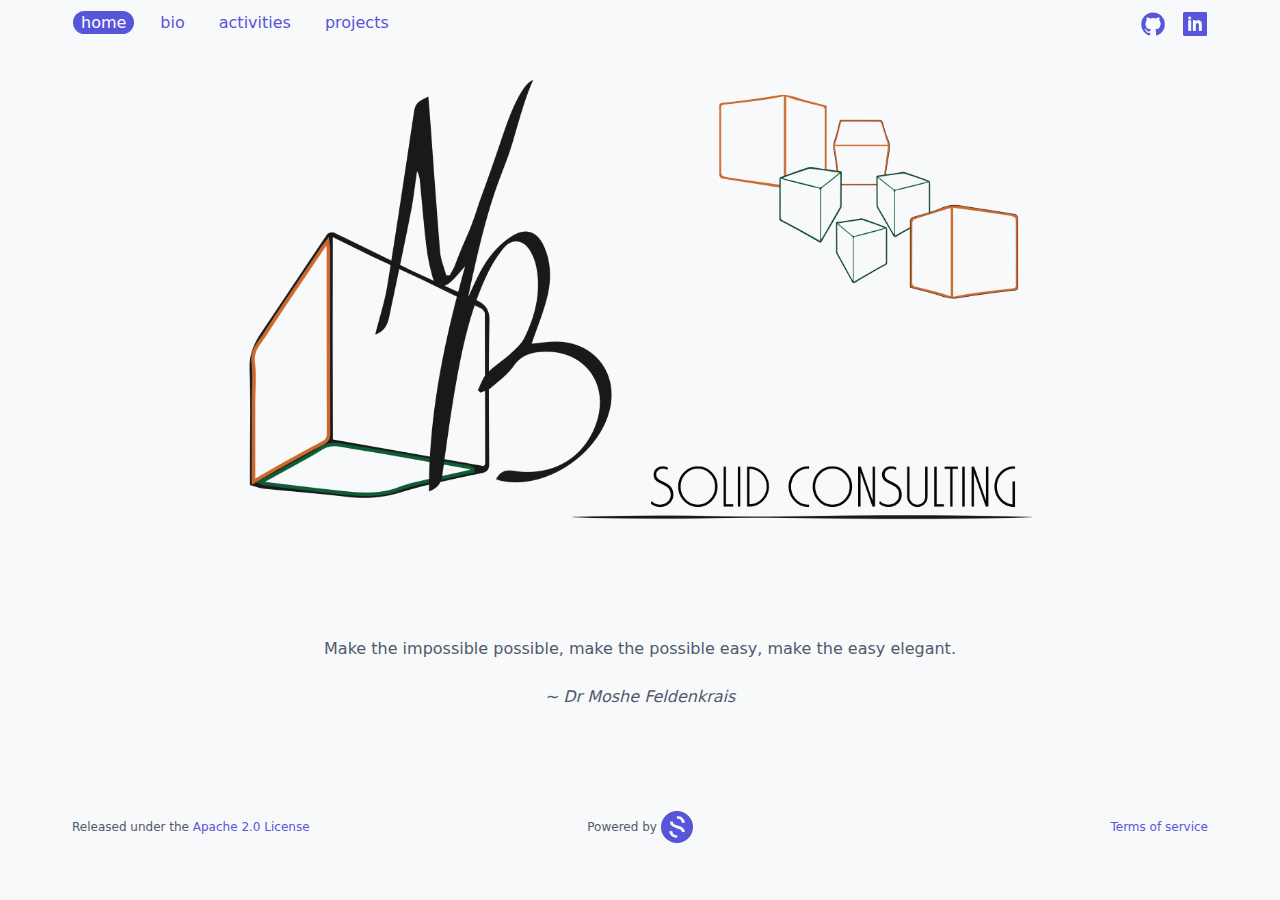
<file: index.html>
<!DOCTYPE html>

<html>

	<head>
		<title>MB SOLID Consulting</title>
		
		<meta charset="UTF-8">
		<meta name="robots" content="index,follow">

		<meta http-equiv="Content-Type" content="text/html; charset=UTF-8">
		<meta http-equiv="refresh" content="600">

		<meta name="title" content="MB SOLID Consulting">
		<meta name="description" content="Make the impossible possible, make the possible easy, make the easy elegant.">
		<meta name="image" content="https://mbsolidconsulting.com/assets/img/mb-solid_logo-1.png">
		<meta name="url" content="https://mbsolidconsulting.com">
		<meta name="author" content="Matteo Baiguini">
		<meta name="keywords" content="freelancer,cloud,development,devops,cloud architect,solution architect,developer">
		<meta name="site_name" content="MB SOLID Consulting">

		<meta property="title" content="MB SOLID Consulting">
		<meta property="description" content="Make the impossible possible, make the possible easy, make the easy elegant.">
		<meta property="image" content="https://mbsolidconsulting.com/assets/img/mb-solid_logo-1.png">
		<meta property="url" content="https://mbsolidconsulting.com">
		<meta property="author" content="Matteo Baiguini">
		<meta property="keywords" content="freelancer,cloud,development,devops,cloud architect,solution architect,developer">
		<meta property="site_name" content="MB SOLID Consulting">

		<meta property="og:title" content="MB SOLID Consulting">
		<meta property="og:description" content="Make the impossible possible, make the possible easy, make the easy elegant.">
		<meta property="og:image" content="https://mbsolidconsulting.com/assets/img/mb-solid_logo-1.png">
		<meta property="og:url" content="https://mbsolidconsulting.com">
		<meta property="og:author" content="Matteo Baiguini">
		<meta property="og:keywords" content="freelancer,cloud,development,devops,cloud architect,solution architect,developer">
		<meta property="og:site_name" content="MB SOLID Consulting">

		<meta property="twitter:title" content="MB SOLID Consulting">
		<meta property="twitter:description" content="Make the impossible possible, make the possible easy, make the easy elegant.">
		<meta property="twitter:image" content="https://mbsolidconsulting.com/assets/img/mb-solid_logo-1.png">
		<meta property="twitter:card" content="https://mbsolidconsulting.com">
		<meta property="twitter:author" content="Matteo Baiguini">
		<meta property="twitter:keywords" content="freelancer,cloud,development,devops,cloud architect,solution architect,developer">
		<meta property="twitter:site_name" content="MB SOLID Consulting">

		<meta property="fb:title" content="MB SOLID Consulting">
		<meta property="fb:description" content="Make the impossible possible, make the possible easy, make the easy elegant.">
		<meta property="fb:image" content="https://mbsolidconsulting.com/assets/img/mb-solid_logo-1.png">
		<meta property="fb:card" content="https://mbsolidconsulting.com">
		<meta property="fb:author" content="Matteo Baiguini">
		<meta property="fb:keywords" content="freelancer,cloud,development,devops,cloud architect,solution architect,developer">
		<meta property="fb:site_name" content="MB SOLID Consulting">

		<meta name="viewport" content="width=device-width, initial-scale=1.0">
		<meta name="google-site-verification" content="pvTz-4yg2YUPBJBGIzFWKUnUNhokyIs2Bc7LGxSMpBg">

		<link rel="shortcut icon" type="image/png" href="assets/img/favicon.png">

		<link rel="stylesheet" href="assets/css/spectre_0.5.3/spectre.min.css">
		<link rel="stylesheet" href="assets/css/spectre_0.5.3/spectre-icons.min.css">
		<link rel="stylesheet" href="assets/css/general.min.css">
		<link rel="stylesheet" href="assets/css/index.min.css">
	</head>

	<body class="backcolor">
		
		<header id="header" class="navbar backcolor">
			<section id="navbar-section-left" class="navbar-section">
				<a id="header-left-home" href="index.html" class="btn btn-link" hreflang="en">
					<span class="label label-rounded label-primary">home</span>
				</a>
				<a id="header-left-bio" href="bio.html" class="btn btn-link" hreflang="en">
					<span class="header-label header-label-rounded header-label-secondary header-hover">bio</span>
				</a>
				<a id="header-left-activities" href="activities.html" class="btn btn-link" hreflang="en">
					<span class="header-label header-label-rounded header-label-secondary header-hover">activities</span>
				</a>
				<a id="header-left-activities" href="projects.html" class="btn btn-link" hreflang="en">
					<span class="header-label header-label-rounded header-label-secondary header-hover">projects</span>
				</a>
			</section>
			<section id="navbar-section-right" class="navbar-section">
				<a id="header-right-github-link" href="https://github.com/bygui86" target="_blank" hreflang="en"
					class="btn btn-link tooltip tooltip-bottom" data-tooltip="github">
					<img id="header-right-email-icon" class="header-icon" 
						src="assets/img/github-1.png" alt="github">
				</a>
				<a id="header-right-linkedin-link" href="https://www.linkedin.com/in/matteobaiguini/" target="_blank" hreflang="en"
					class="btn btn-link tooltip tooltip-bottom" data-tooltip="linkedin">
					<img id="header-right-email-icon" class="header-icon" 
						src="assets/img/linkedin-2.png" alt="linkedin">
				</a>
			</section>
		</header>

		<div id="content" class="container bodycontent">

			<picture id="content-solid-logo-picture">
				<source media="(max-width: 720px)" srcset="assets/img/mb-solid_logo-1.png">
				<source media="(min-width: 721px)" srcset="assets/img/mb-solid_logo-2.png">
				<img id="content-solid-logo-img"  class="logo-hero-img"
					src="assets/img/mb-solid_logo-2.png" alt="MB SOLID consulting">
			</picture>

			<div id="content-cite" class="text-center top-extended-spacing">
				<p>Make the impossible possible, make the possible easy, make the easy elegant.</p>
				<cite>~ Dr Moshe Feldenkrais</cite>
			</div>
		</div>

		<footer id="footer" class="footer">
			<table id="footer-table" class="table">
				<tbody>
					<tr>
						<td width="33%" class="no-border text-left">
							Released under the <a id="footer-license" href="http://www.apache.org/licenses/LICENSE-2.0" target="_blank" hreflang="en">Apache 2.0 License</a>
						</td>
						<td width="33%" class="no-border text-center">
							Powered by 
							<a id="footer-spectre" href="https://picturepan2.github.io/spectre/" target="_blank" hreflang="en">
								<img id="footer-spectre-logo" class="vertical-middle" src="assets/img/spectre-logo.svg" alt="Spectre">
							</a>
						</td>
						<td width="33%" class="no-border text-right">
							<a id="footer-terms-service" href="#footer-terms-service-modal" hreflang="en">Terms of service</a>
						</td>
					</tr>
				</tbody>
			</table>
		</footer>

		<div id="footer-terms-service-modal" class="modal">
			<a class="modal-overlay" href="#close" aria-label="Close"></a>
			<div class="modal-container">
				<div class="modal-header">
					<a href="#close" class="btn btn-clear float-right" aria-label="Close"></a>
					<div class="modal-title h5"><h1>Terms of Service ("Terms")</h1></div>
				</div>
				<div class="modal-body">
					<div class="content">
						<p>Last updated: July 26, 2018</p>
						<p>Please read these Terms of Service ("Terms", "Terms of Service") carefully before using the https://mbsolidconsulting.com website (the "Service") operated by MB SOLID consulting ("us", "we", or "our").</p>
						<p>Your access to and use of the Service is conditioned on your acceptance of and compliance with these Terms. These Terms apply to all visitors, users and others who access or use the Service.</p>
						<p>By accessing or using the Service you agree to be bound by these Terms. If you disagree with any part of the terms then you may not access the Service. This Terms of Service agreement  for MB SOLID consulting is <a href="https://termsfeed.com/terms-conditions/generator/">based on the Terms and Conditions from TermsFeed</a>.</p>
						
						<h2>Links To Other Web Sites</h2>
						<p>Our Service may contain links to third-party web sites or services that are not owned or controlled by MB SOLID consulting.</p>
						<p>MB SOLID consulting has no control over, and assumes no responsibility for, the content, privacy policies, or practices of any third party web sites or services. You further acknowledge and agree that MB SOLID consulting shall not be responsible or liable, directly or indirectly, for any damage or loss caused or alleged to be caused by or in connection with use of or reliance on any such content, goods or services available on or through any such web sites or services.</p>
						<p>We strongly advise you to read the terms and conditions and privacy policies of any third-party web sites or services that you visit.</p>
						
						<h2>Governing Law</h2>
						<p>These Terms shall be governed and construed in accordance with the laws of Switzerland, without regard to its conflict of law provisions.</p>
						<p>Our failure to enforce any right or provision of these Terms will not be considered a waiver of those rights. If any provision of these Terms is held to be invalid or unenforceable by a court, the remaining provisions of these Terms will remain in effect. These Terms constitute the entire agreement between us regarding our Service, and supersede and replace any prior agreements we might have between us regarding the Service.</p>
						
						<h2>Changes</h2>
						<p>We reserve the right, at our sole discretion, to modify or replace these Terms at any time. If a revision is material we will try to provide at least 30 days notice prior to any new terms taking effect. What constitutes a material change will be determined at our sole discretion.</p>
						<p>By continuing to access or use our Service after those revisions become effective, you agree to be bound by the revised terms. If you do not agree to the new terms, please stop using the Service.</p>
						
						<h2>Contact Us</h2>
						<p>If you have any questions about these Terms, please contact us.</p>
					</div>
				</div>
			</div>
		</div>

	</body>

</html>
</file>
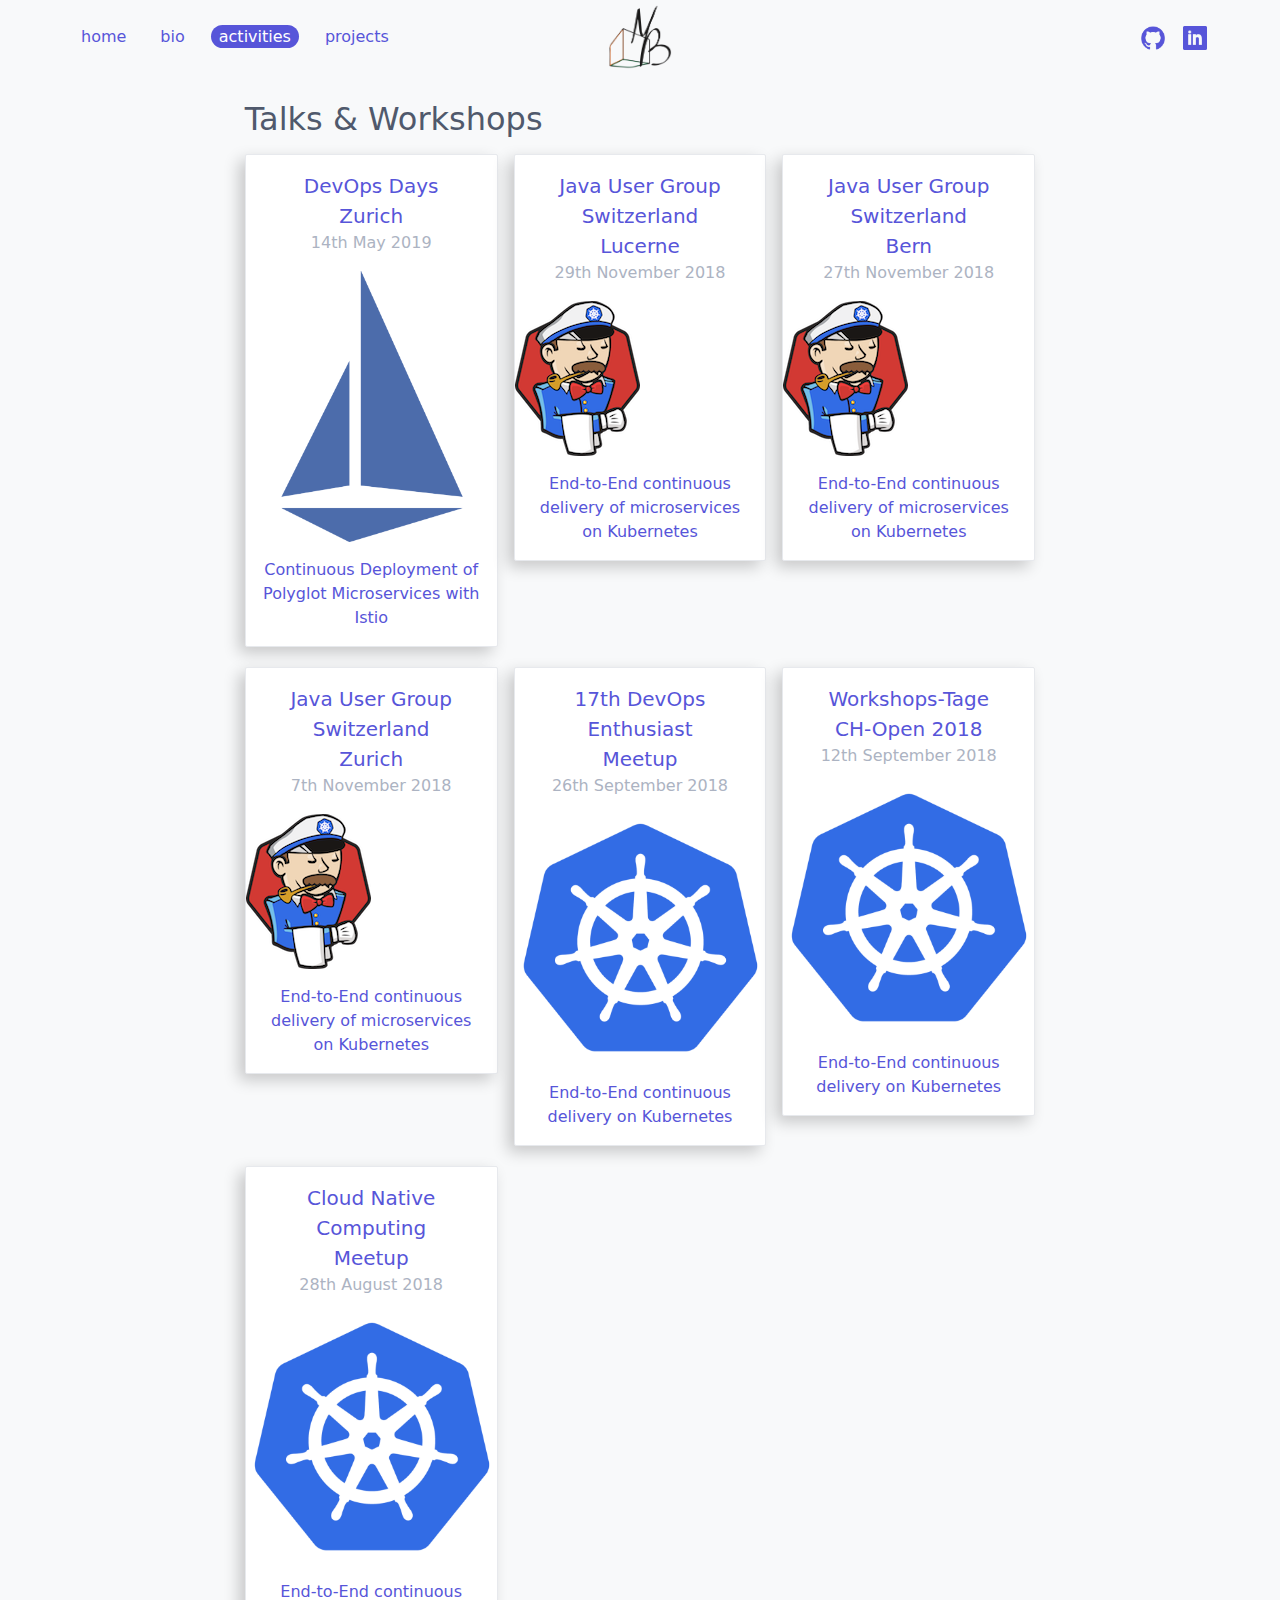
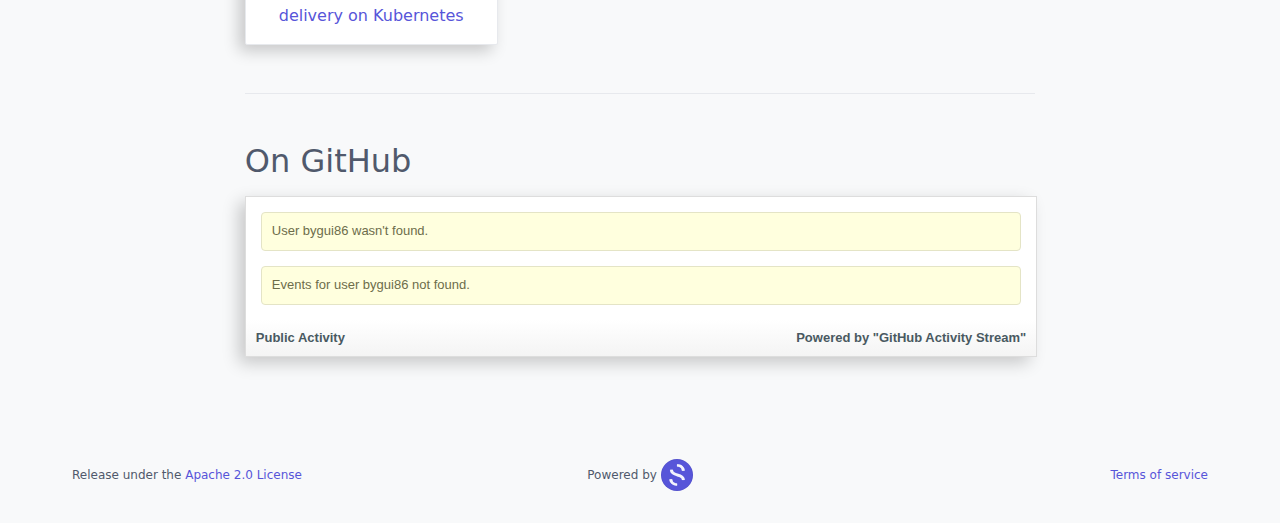
<file: activities.html>
<!DOCTYPE html>

<html>

	<head>
		<title>MB SOLID Consulting</title>
		
		<meta charset="UTF-8">
		<meta name="robots" content="index,follow">

		<meta http-equiv="Content-Type" content="text/html; charset=UTF-8">
		<meta http-equiv="refresh" content="600">

		<meta name="title" content="MB SOLID Consulting">
		<meta name="description" content="Make the impossible possible, make the possible easy, make the easy elegant.">
		<meta name="image" content="https://mbsolidconsulting.com/assets/img/mb-solid_logo-1.png">
		<meta name="url" content="https://mbsolidconsulting.com">
		<meta name="author" content="Matteo Baiguini">
		<meta name="keywords" content="freelancer,cloud,development,devops,cloud architect,solution architect,developer">
		<meta name="site_name" content="MB SOLID Consulting">

		<meta property="title" content="MB SOLID Consulting">
		<meta property="description" content="Make the impossible possible, make the possible easy, make the easy elegant.">
		<meta property="image" content="https://mbsolidconsulting.com/assets/img/mb-solid_logo-1.png">
		<meta property="url" content="https://mbsolidconsulting.com">
		<meta property="author" content="Matteo Baiguini">
		<meta property="keywords" content="freelancer,cloud,development,devops,cloud architect,solution architect,developer">
		<meta property="site_name" content="MB SOLID Consulting">

		<meta property="og:title" content="MB SOLID Consulting">
		<meta property="og:description" content="Make the impossible possible, make the possible easy, make the easy elegant.">
		<meta property="og:image" content="https://mbsolidconsulting.com/assets/img/mb-solid_logo-1.png">
		<meta property="og:url" content="https://mbsolidconsulting.com">
		<meta property="og:author" content="Matteo Baiguini">
		<meta property="og:keywords" content="freelancer,cloud,development,devops,cloud architect,solution architect,developer">
		<meta property="og:site_name" content="MB SOLID Consulting">

		<meta property="twitter:title" content="MB SOLID Consulting">
		<meta property="twitter:description" content="Make the impossible possible, make the possible easy, make the easy elegant.">
		<meta property="twitter:image" content="https://mbsolidconsulting.com/assets/img/mb-solid_logo-1.png">
		<meta property="twitter:card" content="https://mbsolidconsulting.com">
		<meta property="twitter:author" content="Matteo Baiguini">
		<meta property="twitter:keywords" content="freelancer,cloud,development,devops,cloud architect,solution architect,developer">
		<meta property="twitter:site_name" content="MB SOLID Consulting">

		<meta property="fb:title" content="MB SOLID Consulting">
		<meta property="fb:description" content="Make the impossible possible, make the possible easy, make the easy elegant.">
		<meta property="fb:image" content="https://mbsolidconsulting.com/assets/img/mb-solid_logo-1.png">
		<meta property="fb:card" content="https://mbsolidconsulting.com">
		<meta property="fb:author" content="Matteo Baiguini">
		<meta property="fb:keywords" content="freelancer,cloud,development,devops,cloud architect,solution architect,developer">
		<meta property="fb:site_name" content="MB SOLID Consulting">

		<meta name="viewport" content="width=device-width, initial-scale=1.0">
		<meta name="google-site-verification" content="pvTz-4yg2YUPBJBGIzFWKUnUNhokyIs2Bc7LGxSMpBg">

		<link rel="shortcut icon" type="image/png" href="assets/img/favicon.png">

		<link rel="stylesheet" href="assets/css/spectre_0.5.3/spectre.min.css">
		<link rel="stylesheet" href="assets/css/github/octicons_2.0.2/octicons.min.css">
		<link rel="stylesheet" href="assets/css/github/activity_0.1.5/github-activity-custom.min.css">
		<link rel="stylesheet" href="assets/css/general.min.css">
		<link rel="stylesheet" href="assets/css/activities.min.css">
	</head>

	<body class="backcolor">

		<header id="header" class="navbar backcolor">
			<section id="navbar-section-left" class="navbar-section">
				<a id="header-left-home" href="index.html" class="btn btn-link" hreflang="en">
					<span class="header-label header-label-rounded header-label-secondary header-hover">home</span>
				</a>
				<a id="header-left-bio" href="bio.html" class="btn btn-link" hreflang="en">
					<span class="header-label header-label-rounded header-label-secondary header-hover">bio</span>
				</a>
				<a id="header-left-activities" href="activities.html" class="btn btn-link" hreflang="en">
					<span class="label label-rounded label-primary">activities</span>
				</a>
				<a id="header-left-activities" href="projects.html" class="btn btn-link" hreflang="en">
					<span class="header-label header-label-rounded header-label-secondary header-hover">projects</span>
				</a>
			</section>
			<section id="navbar-center" class="navbar-center">
				<img id="logo" class="mediumicon" src="assets/img/mb-solid_logo-1.png" alt="MB SOLID consulting">
			</section>
			<section id="navbar-section-right" class="navbar-section">
				<a id="header-right-github-link" href="https://github.com/bygui86" target="_blank" hreflang="en"
					class="btn btn-link tooltip tooltip-bottom" data-tooltip="github">
					<img id="header-right-email-icon" class="header-icon" 
						src="assets/img/github-1.png" alt="github">
				</a>
				<a id="header-right-linkedin-link" href="https://www.linkedin.com/in/matteobaiguini/" target="_blank" hreflang="en"
					class="btn btn-link tooltip tooltip-bottom" data-tooltip="linkedin">
					<img id="header-right-email-icon" class="header-icon" 
						src="assets/img/linkedin-2.png" alt="linkedin">
				</a>
			</section>
		</header>

		<div id="content" class="container bodycontent">
			<h2>Talks & Workshops</h2>

			<div id="content-talks-workshops-articles-line1" class="columns bottom-reduced-spacing">
				<div id="content-workshop-istio-devops-zh" class="column col-4">
					<a class="card a-spectre-override shadow" href="http://bit.ly/devopsdays-zh-workshop" target="_blank">
						<div class="card-header text-center">
							<div class="card-title h5">DevOps Days <br> Zurich</div>
							<div class="card-subtitle text-gray">14th May 2019</div>
						</div>
						<div class="card-image">
							<img src="assets/img/istio-2.png" class="img-responsive">
						</div>
						<div class="card-header text-center">
							<div class="card-title h6">Continuous Deployment of Polyglot Microservices with Istio</div>
						</div>
						<!-- <div class="card-body text-dark">
							In the last years there has been a huge change in how we build, deploy and run software with the rise of Microservices, Containers, Kubernetes, and Continuous Delivery. As a result we all need to get better at continuously delivering business value to our customers with a cloud native strategy – but how?
						</div> -->
					</a>
				</div>
				<div id="content-talk-jenkinsx-jugs-lu" class="column col-4">
					<a class="card a-spectre-override shadow" href="http://bit.ly/jx-jugs-lu" target="_blank">
						<div class="card-header text-center">
							<div class="card-title h5">Java User Group Switzerland <br> Lucerne</div>
							<div class="card-subtitle text-gray">29th November 2018</div>
						</div>
						<div class="card-image">
							<img src="assets/img/jenkinsx-1.png" class="img-responsive">
						</div>
						<div class="card-header text-center">
							<div class="card-title h6">End-to-End continuous delivery of microservices on Kubernetes</div>
						</div>
						<!-- <div class="card-body text-dark">
							In the last years there has been a huge change in how we build, deploy and run software with the rise of Microservices, Containers, Kubernetes, and Continuous Delivery. As a result we all need to get better at continuously delivering business value to our customers with a cloud native strategy – but how?
						</div> -->
					</a>
				</div>
				<div id="content-talk-jenkinsx-jugs-be" class="column col-4">
					<a class="card a-spectre-override shadow" href="http://bit.ly/jx-jugs-be" target="_blank">
						<div class="card-header text-center">
							<div class="card-title h5">Java User Group Switzerland <br> Bern</div>
							<div class="card-subtitle text-gray">27th November 2018</div>
						</div>
						<div class="card-image">
							<img src="assets/img/jenkinsx-1.png" class="img-responsive">
						</div>
						<div class="card-header text-center">
							<div class="card-title h6">End-to-End continuous delivery of microservices on Kubernetes</div>
						</div>
						<!-- <div class="card-body text-dark">
							In the last years there has been a huge change in how we build, deploy and run software with the rise of Microservices, Containers, Kubernetes, and Continuous Delivery. As a result we all need to get better at continuously delivering business value to our customers with a cloud native strategy – but how?
						</div> -->
					</a>
				</div>
			</div>
			<div id="content-talks-workshops-articles-line2" class="columns bottom-reduced-spacing">
				<div id="content-talk-jenkinsx-jugs-zh" class="column col-4">
					<a class="card a-spectre-override shadow" href="http://bit.ly/jx-jugs-zh" target="_blank">
						<div class="card-header text-center">
							<div class="card-title h5">Java User Group Switzerland <br> Zurich</div>
							<div class="card-subtitle text-gray">7th November 2018</div>
						</div>
						<div class="card-image">
							<img src="assets/img/jenkinsx-1.png" class="img-responsive">
						</div>
						<div class="card-header text-center">
							<div class="card-title h6">End-to-End continuous delivery of microservices on Kubernetes</div>
						</div>
						<!-- <div class="card-body text-dark">
							In the last years there has been a huge change in how we build, deploy and run software with the rise of Microservices, Containers, Kubernetes, and Continuous Delivery. As a result we all need to get better at continuously delivering business value to our customers with a cloud native strategy – but how?
						</div> -->
					</a>
				</div>
				<div id="content-meetup-jenkinsx-devops-enthusiast" class="column col-4">
					<a class="card a-spectre-override shadow" href="http://bit.ly/17th-devops-enthusiast" target="_blank">
						<div class="card-header text-center">
							<div class="card-title h5">17th DevOps Enthusiast <br> Meetup</div>
							<div class="card-subtitle text-gray">26th September 2018</div>
						</div>
						<div class="card-image">
							<img src="assets/img/kube-2.png" class="img-responsive">
						</div>
						<div class="card-header text-center">
							<div class="card-title h6">End-to-End continuous delivery on Kubernetes</div>
						</div>
						<!-- <div class="card-body text-dark">
							In the last years there has been a huge change in how we build, deploy and run software with the rise of Microservices, Containers, Kubernetes, and Continuous Delivery. As a result we all need to get better at continuously delivering business value to our customers with a cloud native strategy – but how?
						</div> -->
					</a>
				</div>
				<div id="content-workshop-jenkinsx-workshopstage" class="column col-4">
					<a class="card a-spectre-override shadow" href="http://bit.ly/workshoptage-ch-eth" target="_blank">
						<div class="card-header text-center">
							<div class="card-title h5">Workshops-Tage <br> CH-Open 2018</div>
							<div class="card-subtitle text-gray">12th September 2018</div>
						</div>
						<div class="card-image">
							<img src="assets/img/kube-2.png" class="img-responsive">
						</div>
						<div class="card-header text-center">
							<div class="card-title h6">End-to-End continuous delivery on Kubernetes</div>
						</div>
						<!-- <div class="card-body text-dark">
							In the last years there has been a huge change in how we build, deploy and run software with the rise of Microservices, Containers, Kubernetes, and Continuous Delivery. As a result we all need to get better at continuously delivering business value to our customers with a cloud native strategy – but how?
						</div> -->
					</a>
				</div>
			</div>
			<div id="content-talks-workshops-articles-line3" class="columns">
				<div id="content-talk-jenkinsx-cnc" class="column col-4">
					<a class="card a-spectre-override shadow" href="http://bit.ly/cloud-native-computing-meetup" target="_blank">
						<div class="card-header text-center">
							<div class="card-title h5">Cloud Native Computing <br> Meetup</div>
							<div class="card-subtitle text-gray">28th August 2018</div>
						</div>
						<div class="card-image">
							<img src="assets/img/kube-2.png" class="img-responsive">
						</div>
						<div class="card-header text-center">
							<div class="card-title h6">End-to-End continuous delivery on Kubernetes</div>
						</div>
						<!-- <div class="card-body text-dark">
							In the last years there has been a huge change in how we build, deploy and run software with the rise of Microservices, Containers, Kubernetes, and Continuous Delivery. As a result we all need to get better at continuously delivering business value to our customers with a cloud native strategy – but how?
						</div> -->
					</a>
				</div>
			</div>

			<div class="top-spacing bottom-spacing">
				<div class="divider"></div>
			</div>

			<!-- <h2>Articles</h2>

			<div class="top-spacing bottom-spacing">
				<div class="divider"></div>
			</div> -->

			<h2>On GitHub</h2>
			<div id="content-github-feeds" class="githubcomp shadow">
				<div class="loading loading-lg"></div>
			</div>
		</div>

		<footer id="footer" class="footer">
			<table id="footer-table" class="table">
				<tbody>
					<tr>
						<td width="33%" class="no-border text-left">
							Release under the <a id="footer-license" href="http://www.apache.org/licenses/LICENSE-2.0" target="_blank" hreflang="en">Apache 2.0 License</a>
						</td>
						<td width="33%" class="no-border text-center">
							Powered by 
							<a id="footer-spectre" href="https://picturepan2.github.io/spectre/" target="_blank" hreflang="en">
								<img id="footer-spectre-logo" class="vertical-middle" src="assets/img/spectre-logo.svg" alt="Spectre">
							</a>
						</td>
						<td width="33%" class="no-border text-right">
							<a id="footer-terms-service" href="#footer-terms-service-modal" hreflang="en">Terms of service</a>
						</td>
					</tr>
				</tbody>
			</table>
		</footer>

		<div id="footer-terms-service-modal" class="modal">
			<a class="modal-overlay" href="#close" aria-label="Close"></a>
			<div class="modal-container">
				<div class="modal-header">
					<a href="#close" class="btn btn-clear float-right" aria-label="Close"></a>
					<div class="modal-title h5"><h1>Terms of Service ("Terms")</h1></div>
				</div>
				<div class="modal-body">
					<div class="content">
						<p>Last updated: July 26, 2018</p>
						<p>Please read these Terms of Service ("Terms", "Terms of Service") carefully before using the https://mbsolidconsulting.com website (the "Service") operated by MB SOLID consulting ("us", "we", or "our").</p>
						<p>Your access to and use of the Service is conditioned on your acceptance of and compliance with these Terms. These Terms apply to all visitors, users and others who access or use the Service.</p>
						<p>By accessing or using the Service you agree to be bound by these Terms. If you disagree with any part of the terms then you may not access the Service. This Terms of Service agreement  for MB SOLID consulting is <a href="https://termsfeed.com/terms-conditions/generator/">based on the Terms and Conditions from TermsFeed</a>.</p>
						
						<h2>Links To Other Web Sites</h2>
						<p>Our Service may contain links to third-party web sites or services that are not owned or controlled by MB SOLID consulting.</p>
						<p>MB SOLID consulting has no control over, and assumes no responsibility for, the content, privacy policies, or practices of any third party web sites or services. You further acknowledge and agree that MB SOLID consulting shall not be responsible or liable, directly or indirectly, for any damage or loss caused or alleged to be caused by or in connection with use of or reliance on any such content, goods or services available on or through any such web sites or services.</p>
						<p>We strongly advise you to read the terms and conditions and privacy policies of any third-party web sites or services that you visit.</p>
						
						<h2>Governing Law</h2>
						<p>These Terms shall be governed and construed in accordance with the laws of Switzerland, without regard to its conflict of law provisions.</p>
						<p>Our failure to enforce any right or provision of these Terms will not be considered a waiver of those rights. If any provision of these Terms is held to be invalid or unenforceable by a court, the remaining provisions of these Terms will remain in effect. These Terms constitute the entire agreement between us regarding our Service, and supersede and replace any prior agreements we might have between us regarding the Service.</p>
						
						<h2>Changes</h2>
						<p>We reserve the right, at our sole discretion, to modify or replace these Terms at any time. If a revision is material we will try to provide at least 30 days notice prior to any new terms taking effect. What constitutes a material change will be determined at our sole discretion.</p>
						<p>By continuing to access or use our Service after those revisions become effective, you agree to be bound by the revised terms. If you do not agree to the new terms, please stop using the Service.</p>
						
						<h2>Contact Us</h2>
						<p>If you have any questions about these Terms, please contact us.</p>
					</div>
				</div>
			</div>
		</div>
	
		<script type="text/javascript" src="assets/js/mustache_0.7.2/mustache.min.js"></script>
		<script type="text/javascript" src="assets/js/github/activity_0.1.5/github-activity-custom.min.js"></script>
		<script>
			GitHubActivity.feed({
				username: "bygui86",
				// repository: "repository", // optional
				selector: "#content-github-feeds",
				limit: 10 // optional
			});
		</script>

	</body>

</html>
</file>
<file: assets/css/general.min.css>
body{width:90%;height:100%;margin-left:5%;margin-right:5%}header{position:fixed;width:inherit;padding-top:.25rem;padding-bottom:.25rem;z-index:100}footer{font-size:.6rem;width:100%;padding-top:4.5rem;padding-bottom:1rem;text-align:center}.backcolor{background:#f8f9fa}div.spacing{padding-top:2rem;padding-bottom:2rem}div.reduced-spacing{padding-bottom:.5em}.top-extended-spacing{padding-top:4rem}.top-spacing{padding-top:2rem}.top-reduced-spacing{padding-top:1rem}.bottom-extended-spacing{padding-bottom:4rem}.bottom-spacing{padding-bottom:2rem}.bottom-reduced-spacing{padding-bottom:1rem}.item-center{margin-left:auto;margin-right:auto}.reduced-width{width:50%}.normal-width{width:70%}.extended-width{width:90%}.text-bold{font-weight:700}.smallicon{width:32px;height:32px}.mediumicon{width:64px;height:64px}.bigicon{width:128px;height:128px}img.vertical-middle{display:inline-block;vertical-align:middle}img.hero-img{display:block;margin-left:auto;margin-right:auto}img.header-icon{display:inline-block;vertical-align:middle;height:24px;width:24px}.header-label{border-radius:.1rem;display:inline-block;line-height:1.2;padding:.1rem .2rem}.header-label.header-label-rounded{border-radius:5rem;padding-left:.4rem;padding-right:.4rem}.header-label.header-label-secondary{color:#5755d9}.table td.no-border,.table th.no-border{border-bottom:0}span.header-hover:hover,span.tech-hover:hover{border-radius:5rem;padding-left:.4rem;padding-right:.4rem;background:#5755d9;color:#fff}.shadow{box-shadow:-6px 6px 16px 0 rgba(0,0,0,.2)}
</file>
<file: assets/css/index.min.css>
.bodycontent{padding-top:45px;width:75%;min-height:100%}.logo-hero-img{width:100%}
</file>
<file: assets/css/github/octicons_2.0.2/octicons.min.css>
@font-face{font-family:octicons;src:url(octicons.eot?#iefix) format('embedded-opentype'),url(octicons.woff) format('woff'),url(octicons.ttf) format('truetype'),url(octicons.svg#octicons) format('svg');font-weight:400;font-style:normal}.octicon{font:normal normal 16px octicons;line-height:1;display:inline-block;text-decoration:none;-webkit-font-smoothing:antialiased;-moz-osx-font-smoothing:grayscale}.mega-octicon{font:normal normal 32px octicons;line-height:1;display:inline-block;text-decoration:none;-webkit-font-smoothing:antialiased;-moz-osx-font-smoothing:grayscale}.octicon-alert:before{content:'\f02d'}.octicon-alignment-align:before{content:'\f08a'}.octicon-alignment-aligned-to:before{content:'\f08e'}.octicon-alignment-unalign:before{content:'\f08b'}.octicon-arrow-down:before{content:'\f03f'}.octicon-arrow-left:before{content:'\f040'}.octicon-arrow-right:before{content:'\f03e'}.octicon-arrow-small-down:before{content:'\f0a0'}.octicon-arrow-small-left:before{content:'\f0a1'}.octicon-arrow-small-right:before{content:'\f071'}.octicon-arrow-small-up:before{content:'\f09f'}.octicon-arrow-up:before{content:'\f03d'}.octicon-beer:before{content:'\f069'}.octicon-book:before{content:'\f007'}.octicon-bookmark:before{content:'\f07b'}.octicon-briefcase:before{content:'\f0d3'}.octicon-broadcast:before{content:'\f048'}.octicon-browser:before{content:'\f0c5'}.octicon-bug:before{content:'\f091'}.octicon-calendar:before{content:'\f068'}.octicon-check:before{content:'\f03a'}.octicon-checklist:before{content:'\f076'}.octicon-chevron-down:before{content:'\f0a3'}.octicon-chevron-left:before{content:'\f0a4'}.octicon-chevron-right:before{content:'\f078'}.octicon-chevron-up:before{content:'\f0a2'}.octicon-circle-slash:before{content:'\f084'}.octicon-circuit-board:before{content:'\f0d6'}.octicon-clippy:before{content:'\f035'}.octicon-clock:before{content:'\f046'}.octicon-cloud-download:before{content:'\f00b'}.octicon-cloud-upload:before{content:'\f00c'}.octicon-code:before{content:'\f05f'}.octicon-color-mode:before{content:'\f065'}.octicon-comment-add:before,.octicon-comment:before{content:'\f02b'}.octicon-comment-discussion:before{content:'\f04f'}.octicon-credit-card:before{content:'\f045'}.octicon-dash:before{content:'\f0ca'}.octicon-dashboard:before{content:'\f07d'}.octicon-database:before{content:'\f096'}.octicon-device-camera:before{content:'\f056'}.octicon-device-camera-video:before{content:'\f057'}.octicon-device-desktop:before{content:'\f27c'}.octicon-device-mobile:before{content:'\f038'}.octicon-diff:before{content:'\f04d'}.octicon-diff-added:before{content:'\f06b'}.octicon-diff-ignored:before{content:'\f099'}.octicon-diff-modified:before{content:'\f06d'}.octicon-diff-removed:before{content:'\f06c'}.octicon-diff-renamed:before{content:'\f06e'}.octicon-ellipsis:before{content:'\f09a'}.octicon-eye-unwatch:before,.octicon-eye-watch:before,.octicon-eye:before{content:'\f04e'}.octicon-file-binary:before{content:'\f094'}.octicon-file-code:before{content:'\f010'}.octicon-file-directory:before{content:'\f016'}.octicon-file-media:before{content:'\f012'}.octicon-file-pdf:before{content:'\f014'}.octicon-file-submodule:before{content:'\f017'}.octicon-file-symlink-directory:before{content:'\f0b1'}.octicon-file-symlink-file:before{content:'\f0b0'}.octicon-file-text:before{content:'\f011'}.octicon-file-zip:before{content:'\f013'}.octicon-flame:before{content:'\f0d2'}.octicon-fold:before{content:'\f0cc'}.octicon-gear:before{content:'\f02f'}.octicon-gift:before{content:'\f042'}.octicon-gist:before{content:'\f00e'}.octicon-gist-secret:before{content:'\f08c'}.octicon-git-branch-create:before,.octicon-git-branch-delete:before,.octicon-git-branch:before{content:'\f020'}.octicon-git-commit:before{content:'\f01f'}.octicon-git-compare:before{content:'\f0ac'}.octicon-git-merge:before{content:'\f023'}.octicon-git-pull-request-abandoned:before,.octicon-git-pull-request:before{content:'\f009'}.octicon-globe:before{content:'\f0b6'}.octicon-graph:before{content:'\f043'}.octicon-heart:before{content:'\2665'}.octicon-history:before{content:'\f07e'}.octicon-home:before{content:'\f08d'}.octicon-horizontal-rule:before{content:'\f070'}.octicon-hourglass:before{content:'\f09e'}.octicon-hubot:before{content:'\f09d'}.octicon-inbox:before{content:'\f0cf'}.octicon-info:before{content:'\f059'}.octicon-issue-closed:before{content:'\f028'}.octicon-issue-opened:before{content:'\f026'}.octicon-issue-reopened:before{content:'\f027'}.octicon-jersey:before{content:'\f019'}.octicon-jump-down:before{content:'\f072'}.octicon-jump-left:before{content:'\f0a5'}.octicon-jump-right:before{content:'\f0a6'}.octicon-jump-up:before{content:'\f073'}.octicon-key:before{content:'\f049'}.octicon-keyboard:before{content:'\f00d'}.octicon-law:before{content:'\f0d8'}.octicon-light-bulb:before{content:'\f000'}.octicon-link:before{content:'\f05c'}.octicon-link-external:before{content:'\f07f'}.octicon-list-ordered:before{content:'\f062'}.octicon-list-unordered:before{content:'\f061'}.octicon-location:before{content:'\f060'}.octicon-gist-private:before,.octicon-git-fork-private:before,.octicon-lock:before,.octicon-mirror-private:before{content:'\f06a'}.octicon-logo-github:before{content:'\f092'}.octicon-mail:before{content:'\f03b'}.octicon-mail-read:before{content:'\f03c'}.octicon-mail-reply:before{content:'\f051'}.octicon-mark-github:before{content:'\f00a'}.octicon-markdown:before{content:'\f0c9'}.octicon-megaphone:before{content:'\f077'}.octicon-mention:before{content:'\f0be'}.octicon-microscope:before{content:'\f089'}.octicon-milestone:before{content:'\f075'}.octicon-mirror-public:before,.octicon-mirror:before{content:'\f024'}.octicon-mortar-board:before{content:'\f0d7'}.octicon-move-down:before{content:'\f0a8'}.octicon-move-left:before{content:'\f074'}.octicon-move-right:before{content:'\f0a9'}.octicon-move-up:before{content:'\f0a7'}.octicon-mute:before{content:'\f080'}.octicon-no-newline:before{content:'\f09c'}.octicon-octoface:before{content:'\f008'}.octicon-organization:before{content:'\f037'}.octicon-package:before{content:'\f0c4'}.octicon-paintcan:before{content:'\f0d1'}.octicon-pencil:before{content:'\f058'}.octicon-person-add:before,.octicon-person-follow:before,.octicon-person:before{content:'\f018'}.octicon-pin:before{content:'\f041'}.octicon-playback-fast-forward:before{content:'\f0bd'}.octicon-playback-pause:before{content:'\f0bb'}.octicon-playback-play:before{content:'\f0bf'}.octicon-playback-rewind:before{content:'\f0bc'}.octicon-plug:before{content:'\f0d4'}.octicon-file-add:before,.octicon-file-directory-create:before,.octicon-gist-new:before,.octicon-plus:before,.octicon-repo-create:before{content:'\f05d'}.octicon-podium:before{content:'\f0af'}.octicon-primitive-dot:before{content:'\f052'}.octicon-primitive-square:before{content:'\f053'}.octicon-pulse:before{content:'\f085'}.octicon-puzzle:before{content:'\f0c0'}.octicon-question:before{content:'\f02c'}.octicon-quote:before{content:'\f063'}.octicon-radio-tower:before{content:'\f030'}.octicon-repo-delete:before,.octicon-repo:before{content:'\f001'}.octicon-repo-clone:before{content:'\f04c'}.octicon-repo-force-push:before{content:'\f04a'}.octicon-gist-fork:before,.octicon-repo-forked:before{content:'\f002'}.octicon-repo-pull:before{content:'\f006'}.octicon-repo-push:before{content:'\f005'}.octicon-rocket:before{content:'\f033'}.octicon-rss:before{content:'\f034'}.octicon-ruby:before{content:'\f047'}.octicon-screen-full:before{content:'\f066'}.octicon-screen-normal:before{content:'\f067'}.octicon-search-save:before,.octicon-search:before{content:'\f02e'}.octicon-server:before{content:'\f097'}.octicon-settings:before{content:'\f07c'}.octicon-log-in:before,.octicon-sign-in:before{content:'\f036'}.octicon-log-out:before,.octicon-sign-out:before{content:'\f032'}.octicon-split:before{content:'\f0c6'}.octicon-squirrel:before{content:'\f0b2'}.octicon-star-add:before,.octicon-star-delete:before,.octicon-star:before{content:'\f02a'}.octicon-steps:before{content:'\f0c7'}.octicon-stop:before{content:'\f08f'}.octicon-repo-sync:before,.octicon-sync:before{content:'\f087'}.octicon-tag-add:before,.octicon-tag-remove:before,.octicon-tag:before{content:'\f015'}.octicon-telescope:before{content:'\f088'}.octicon-terminal:before{content:'\f0c8'}.octicon-three-bars:before{content:'\f05e'}.octicon-tools:before{content:'\f031'}.octicon-trashcan:before{content:'\f0d0'}.octicon-triangle-down:before{content:'\f05b'}.octicon-triangle-left:before{content:'\f044'}.octicon-triangle-right:before{content:'\f05a'}.octicon-triangle-up:before{content:'\f0aa'}.octicon-unfold:before{content:'\f039'}.octicon-unmute:before{content:'\f0ba'}.octicon-versions:before{content:'\f064'}.octicon-remove-close:before,.octicon-x:before{content:'\f081'}.octicon-zap:before{content:'\26A1'}
</file>
<file: assets/css/github/activity_0.1.5/github-activity-custom.min.css>
/*! FEED  */.gha-feed{width:100%;height:100%;background:#fff;font-weight:700;font-size:14px;font-family:Helvetica,arial,freesans,clean,sans-serif;line-height:1.3;overflow-y:auto;border:1px solid #ddd}.gha-feed,.gha-feed h2,.gha-feed h3,.gha-feed li,.gha-feed p,.gha-feed ul{margin:0;padding:0}.gha-feed ul{list-style-type:none;padding:0;margin:0}.gha-feed li{list-style-type:none;line-height:1.4}.gha-feed small{color:#666;font-weight:400;font-size:13px}.gha-feed small a{font-weight:400}.gha-feed small a .more-commits{font-size:11px}.gha-feed a{color:#4183c4;text-decoration:none;font-weight:700}.gha-feed a:hover{text-decoration:underline}.gha-feed pre{padding:0;border:0;border-radius:0;box-shadow:1px 1px 4px #bbb;color:#fff}/*! TIME  */.gha-time{color:#bbb;font-weight:400;font-size:12px}/*! HEADER  */.gha-header{top:1px;left:1px;padding:10px;height:67px;border-bottom:1px solid #ddd;background:#fff;background:-moz-linear-gradient(top,#fff 0,#f4f4f4 100%);background:-webkit-gradient(linear,left top,left bottom,color-stop(0,#fff),color-stop(100%,#f4f4f4));background:-webkit-linear-gradient(top,#fff 0,#f4f4f4 100%);background:-o-linear-gradient(top,#fff 0,#f4f4f4 100%);background:-ms-linear-gradient(top,#fff 0,#f4f4f4 100%);background:linear-gradient(to bottom,#fff 0,#f4f4f4 100%)}.gha-header a:hover{text-decoration:none}/*! FOOTER  */.gha-footer{padding:10px;height:16px;background:#fff;background:-moz-linear-gradient(top,#fff 0,#f4f4f4 100%);background:-webkit-gradient(linear,left top,left bottom,color-stop(0,#fff),color-stop(100%,#f4f4f4));background:-webkit-linear-gradient(top,#fff 0,#f4f4f4 100%);background:-o-linear-gradient(top,#fff 0,#f4f4f4 100%);background:-ms-linear-gradient(top,#fff 0,#f4f4f4 100%);background:linear-gradient(to bottom,#fff 0,#f4f4f4 100%);color:#495961;font-size:13px}.gha-footer a{float:right;color:#495961;font-size:13px;font-weight:700}.gha-footer a:hover{text-decoration:none}/*! ICON */.gha-github-icon{display:inline;float:left;margin-top:10px;margin-right:10px;width:35px;color:#495961}.gha-github-icon .octicon{font:normal normal 40px octicons}/*! GRAVATAR */.gha-gravatar{display:inline;float:right;margin-right:10px;width:68px;max-width:60px}.gha-gravatar img{padding:3px;width:100%;border:1px solid #ddd;box-shadow:1px 1px 3px #ccc}.gha-gravatar-small{float:left;margin-right:6px;width:30px}.gha-gravatar-commit{margin-bottom:-3px;border-radius:2px}.gha-gravatar-user{float:left}/*! ACTIVITY */.gha-activity{clear:both;padding:10px 0;width:100%;border-bottom:1px solid #ddd}.gha-activity.gha-small{font-weight:400;font-size:13px}.gha-activity.gha-small a{font-weight:400}.gha-activity.gha-small span{font-size:16px}.gha-activity-icon .octicon{display:inline;float:left;clear:both;margin:6px auto;width:50px;color:#bbb;text-align:center;font:normal normal 30px octicons}.gha-activity-icon .gha-small{font-size:16px}/*! REPO */.gha-repo{clear:both;padding:10px 0;width:100%;border-bottom:1px solid #ddd}/*! MESSAGE */.gha-message{display:inline-block;float:left}.gha-message-commits{font-size:11px}.gha-message-merge{padding:3px 7px;border-radius:3px;background:#e8f1f6;color:rgba(0,0,0,.5);font-size:12px;line-height:2}/*! SHA */.gha-sha{font-size:12px;font-family:Consolas,"Liberation Mono",Courier,monospace}/*! USER */.gha-user-info{display:inline-block;float:left;margin:0 auto;padding:6px 10px 5px;color:#495961;font-size:20px}.gha-user-info a{color:#495961}.gha-user-info p a{font-weight:100}/*! OTHERS */.gha-without-name{padding-top:20px;padding-left:15px}.gha-info{margin:15px;padding:10px;border:1px solid #e4e4c6;border-radius:4px;background:#ffffde;color:#6d6d4b;font-weight:400;font-size:13px}.gha-clear{clear:both}.gha-muted{color:#666}
</file>
<file: assets/css/activities.min.css>
.bodycontent{padding-top:100px;width:70%;min-height:100%}a.a-spectre-override:visited{color:#5755d9!important}a.a-spectre-override:hover{text-decoration:none}.githubcomp{box-sizing:unset}.projicon{width:32px}
</file>
